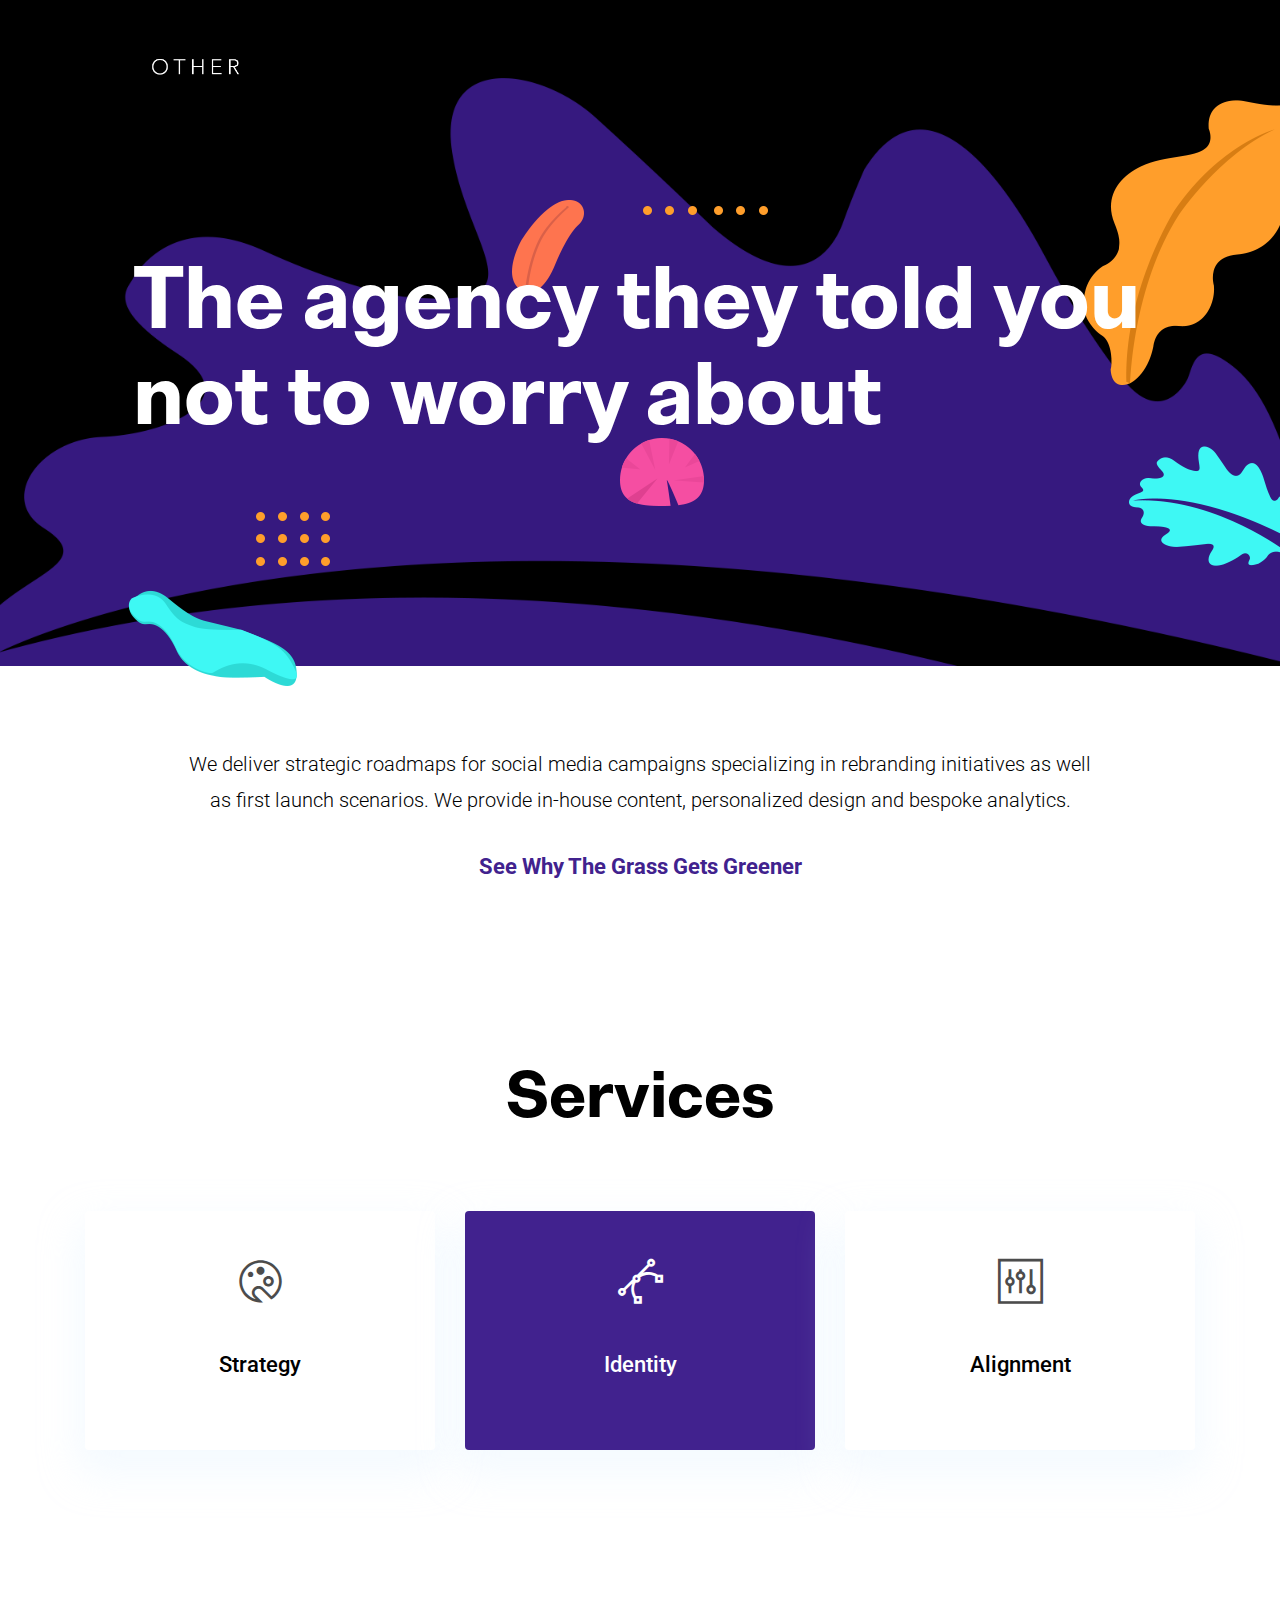
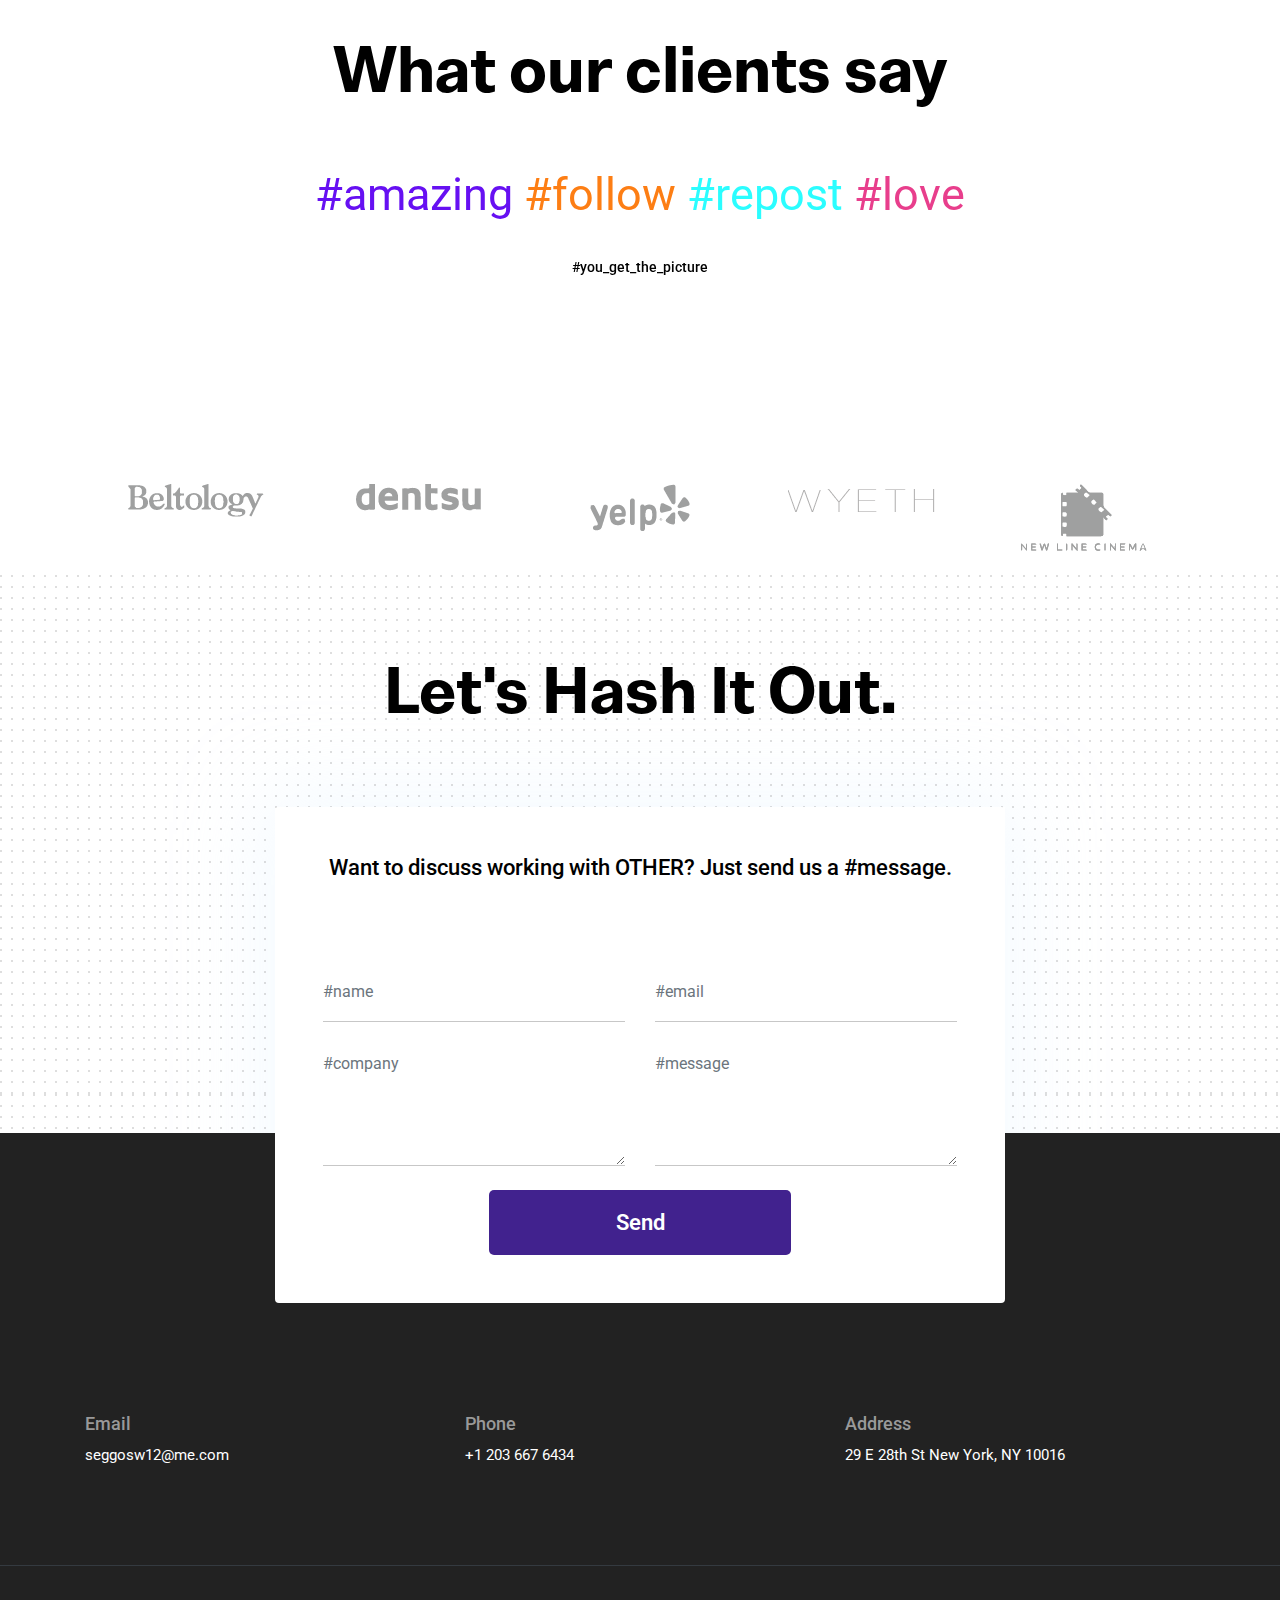
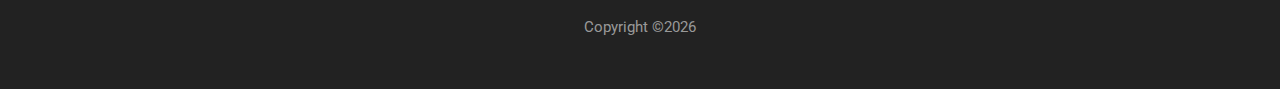
<file: index.html>
<!DOCTYPE html>
<html lang="en-us"><head>
  <meta charset="utf-8">
  <title>Other Agency</title>

  <!-- mobile responsive meta -->
  <meta name="viewport" content="width=device-width, initial-scale=1">
  <meta name="viewport" content="width=device-width, initial-scale=1, maximum-scale=1">
  <meta name="description" content="Envisioning your brand through the lens of tomorrow. ">
  <meta name="author" content="Will Seggos">
  <meta name="generator" content="Hugo 0.55.6" />

  <!-- plugins -->
  
  <link rel="stylesheet" href="plugins/bootstrap/bootstrap.min.css ">
  
  <link rel="stylesheet" href="plugins/slick/slick.css ">
  
  <link rel="stylesheet" href="plugins/themify-icons/themify-icons.css ">
  

  <!-- Main Stylesheet -->
  
  <link rel="stylesheet" href="/css/style.min.css" integrity="" media="screen">

  <!--Favicon-->
  <link rel="shortcut icon" href="images/favicon.png " type="image/x-icon">
  <link rel="icon" href="images/favicon.png " type="image/x-icon">

</head><body>
<!-- preloader start -->
<div class="preloader">
</div>
<!-- preloader end -->
<header class="navigation fixed-top">
  <nav class="navbar navbar-expand-lg navbar-dark">
    <a class="navbar-brand" href=""><img alt="Other" style=" width:100px;" src="/images/OtherLOGO.png" ></a>
    <button class="navbar-toggler" type="button" data-toggle="collapse" data-target="#navigation"
      aria-controls="navigation" aria-expanded="false" aria-label="Toggle navigation">
      <span class="navbar-toggler-icon"></span>
    </button>

    <div class="collapse navbar-collapse text-center" id="navigation">
      <ul class="navbar-nav ml-auto">
        <li class="nav-item active">
          <a class="nav-link" href=""></a>
        </li>
        
      </ul>
    </div>
  </nav>
</header>


  
  <section class="hero-area bg-primary" id="parallax">
    <div class="container">
      <div class="row">
        <div class="col-lg-11 mx-auto">
          <h1 class="text-white font-tertiary">The agency they told you not to worry about</h1>
        </div>
      </div>
    </div>
        <div class="layer-bg w-100">
      <img class="img-fluid w-100" src="/images/illustrations/leaf-bg.png" alt="bg-shape">
    </div>
    <div class="layer" id="l2">
      <img src="/images/illustrations/dots-cyan.png" alt="bg-shape">
    </div>
    <div class="layer" id="l3">
      <img src="/images/illustrations/leaf-orange.png" alt="bg-shape">
    </div>
    <div class="layer" id="l4">
      <img src="/images/illustrations/dots-orange.png" alt="bg-shape">
    </div>
    <div class="layer" id="l5">
      <img src="/images/illustrations/leaf-yellow.png" alt="bg-shape">
    </div>
    <div class="layer" id="l6">
      <img src="/images/illustrations/leaf-cyan.png" alt="bg-shape">
    </div>
    <div class="layer" id="l7">
      <img src="/images/illustrations/dots-group-orange.png" alt="bg-shape">
    </div>
    <div class="layer" id="l8">
      <img src="/images/illustrations/leaf-pink-round.png" alt="bg-shape">
    </div>
    <div class="layer" id="l9">
      <img src="/images/illustrations/leaf-cyan-2.png" alt="bg-shape">
    </div>
    
    <ul class="list-unstyled ml-5 mt-3 position-relative zindex-1">
      
    </ul>
    
  </section>
  

  
  
  <section class="section">
    <div class="container">
      <div class="row">
        <div class="col-lg-10 mx-auto text-center">
          
          <p class="font-secondary lead text-dark">We deliver strategic roadmaps for social media campaigns specializing in rebranding initiatives as well as first launch scenarios. We provide in-house content, personalized design and bespoke analytics.</p>
          
          <a href="" class="btn btn-transparent">See why the grass gets greener</a>
          
          
        </div>
      </div>
    </div>
  </section>
  
  


  

  

  


  
  
  <section class="section">
    <div class="container">
      <div class="row">
        <div class="col-12 text-center">
          <h2 class="section-title">Services</h2>
        </div>
        
        <div class="col-md-4 mb-4">
          <div class="card  hover-shadow shadow">
            <div class="card-body text-center px-4 py-5">
              <i class="ti-palette icon mb-5 d-inline-block"></i>
              <h4 class="mb-4">Strategy</h4>
              <p></p>
            </div>
          </div>
        </div>
        
        <div class="col-md-4 mb-4">
          <div class="card  active-bg-primary  hover-shadow shadow">
            <div class="card-body text-center px-4 py-5">
              <i class="ti-vector icon mb-5 d-inline-block"></i>
              <h4 class="mb-4">Identity</h4>
              <p></p>
            </div>
          </div>
        </div>
        
        <div class="col-md-4 mb-4">
          <div class="card  hover-shadow shadow">
            <div class="card-body text-center px-4 py-5">
              <i class="ti-panel icon mb-5 d-inline-block"></i>
              <h4 class="mb-4">Alignment</h4>
              <p></p>
            </div>
          </div>
        </div>
        
      </div>
    </div>
  </section>
  
  


  


  
  
  <section class="section position-relative testimonial-bg-shapes">
    <div class="container">
      <div class="row">
        <div class="col-12 text-center">
          <h2 class="section-title text-black mb-5">What our clients say</h2>
        </div>
        <div class="col-lg-10 mx-auto testimonial-slider">
          
          
          <div class="text-center testimonial-content">

            <p class="text-white values mb-4">
              <span style="color:#6610f2">#amazing</span>
              <span style="color:#fd7e14">#follow</span>
              <span style="color:#2bfdff">#repost</span>
              <span style="color:#e83e8c">#love</span>
              </p>
            <h4 class="text-black"></h4>
            <h6 class="text-black mb-4">#you_get_the_picture</h6>
          </div>
          
        </div>
      </div>
    </div>
    
  </section>
  
  


  
  
  <section class="section pb-0">
    <div class="container">
      <div class="client-logo-slider d-flex align-items-center">
  
  <a href="#" class="text-center d-block outline-0 p-4"><img class="d-unset img-fluid" src="images/clients-logo/Beltology-logo.png" alt="client-logo"></a>
  
  <a href="#" class="text-center d-block outline-0 p-4"><img class="d-unset img-fluid" src="images/clients-logo/dentsu-logo.png" alt="client-logo"></a>
  
  <a href="#" class="text-center d-block outline-0 p-4"><img class="d-unset img-fluid" src="images/clients-logo/yelp-logo.png" alt="client-logo"></a>
  
  <a href="#" class="text-center d-block outline-0 p-4"><img class="d-unset img-fluid" src="images/clients-logo/wyeth-logo.png" alt="client-logo"></a>
  
  <a href="#" class="text-center d-block outline-0 p-4"><img class="d-unset img-fluid" src="images/clients-logo/newline-logo.png" alt="client-logo"></a>
  
  <a href="#" class="text-center d-block outline-0 p-4"><img class="d-unset img-fluid" src="images/clients-logo/rc-logo.png" alt="client-logo"></a>
  
</div>
    </div>
  </section>
  
  

  




<section class="section section-on-footer" data-background="images/backgrounds/bg-dots.png">
  <div class="container">
    <div class="row">
      <div class="col-12 text-center">
        <h2 class="section-title">Let's Hash It Out.</h2>
      </div>
      <div class="col-lg-8 mx-auto">
        <div class="bg-white rounded text-center p-5 shadow-down">
          <h4 class="mb-80">Want to discuss working with OTHER? Just send us a #message.</h4>
          <form action="https://formspree.io/seggosw12@me.com" method="POST" class="row">
            <div class="col-md-6">
              <input type="text" id="name" name="name" placeholder="#name" class="form-control px-0 mb-4">
            </div>
            <div class="col-md-6">
              <input type="email" id="email" name="email" placeholder="#email" class="form-control px-0 mb-4">
            </div>
            <div class="col-6">
              <textarea name="message" id="message" class="form-control px-0 mb-4"
                placeholder="#company"></textarea>
            </div>
            <div class="col-6 right">
              <textarea name="company" id="company" class="form-control px-0 mb-4"
                placeholder="#message"></textarea>
            </div>
            <div class="col-lg-6 col-10 mx-auto">
              <button class="btn btn-primary w-100">send</button>
            </div>
          </form>
        </div>
      </div>
    </div>
  </div>
</section>




<footer class="bg-dark footer-section">
  <div class="section">
    <div class="container">
      <div class="row">
        <div class="col-md-4">
          <h5 class="text-light">Email</h5>
          <p class="text-white paragraph-lg font-secondary">seggosw12@me.com</p>
        </div>
        <div class="col-md-4">
          <h5 class="text-light">Phone</h5>
          <p class="text-white paragraph-lg font-secondary">&#43;1 203 667 6434</p>
        </div>
        <div class="col-md-4">
          <h5 class="text-light">Address</h5>
          <p class="text-white paragraph-lg font-secondary">29 E 28th St New York, NY 10016</p>
        </div>
      </div>
    </div>
  </div>
  <div class="border-top text-center border-dark py-5">
    <p class="mb-0 text-light">Copyright ©<script>
        var CurrentYear = new Date().getFullYear()
        document.write(CurrentYear)
      </script></p>
  </div>
</footer>


<!-- Google Map API -->
<script src=""></script>
<!-- JS Plugins -->

<script src="plugins/jQuery/jquery.min.js"></script>

<script src="plugins/bootstrap/bootstrap.min.js"></script>

<script src="plugins/slick/slick.min.js"></script>

<script src="plugins/shuffle/shuffle.min.js"></script>

<!-- Main Script -->

<script src="/js/script.min.js"></script>
<!-- google analitycs -->
<script>
  (function(i,s,o,g,r,a,m){i['GoogleAnalyticsObject']=r;i[r]=i[r]||function(){
  (i[r].q=i[r].q||[]).push(arguments)},i[r].l=1*new Date();a=s.createElement(o),
  m=s.getElementsByTagName(o)[0];a.async=1;a.src=g;m.parentNode.insertBefore(a,m)
  })(window,document,'script','//www.google-analytics.com/analytics.js','ga');
  ga('create', 'Your ID', 'auto');
  ga('send', 'pageview');
</script>
</body>
</html>
</file>
<file: plugins/themify-icons/themify-icons.css>
@font-face{font-family:themify;src:url(fonts/themify.eot?-fvbane);src:url(fonts/themify.eot?#iefix-fvbane) format('embedded-opentype'),url(fonts/themify.woff?-fvbane) format('woff'),url(fonts/themify.ttf?-fvbane) format('truetype'),url(fonts/themify.svg?-fvbane#themify) format('svg');font-weight:400;font-style:normal}[class*=" ti-"],[class^=ti-]{font-family:themify;speak:none;font-style:normal;font-weight:400;font-variant:normal;text-transform:none;line-height:1;-webkit-font-smoothing:antialiased;-moz-osx-font-smoothing:grayscale}.ti-wand:before{content:"\e600"}.ti-volume:before{content:"\e601"}.ti-user:before{content:"\e602"}.ti-unlock:before{content:"\e603"}.ti-unlink:before{content:"\e604"}.ti-trash:before{content:"\e605"}.ti-thought:before{content:"\e606"}.ti-target:before{content:"\e607"}.ti-tag:before{content:"\e608"}.ti-tablet:before{content:"\e609"}.ti-star:before{content:"\e60a"}.ti-spray:before{content:"\e60b"}.ti-signal:before{content:"\e60c"}.ti-shopping-cart:before{content:"\e60d"}.ti-shopping-cart-full:before{content:"\e60e"}.ti-settings:before{content:"\e60f"}.ti-search:before{content:"\e610"}.ti-zoom-in:before{content:"\e611"}.ti-zoom-out:before{content:"\e612"}.ti-cut:before{content:"\e613"}.ti-ruler:before{content:"\e614"}.ti-ruler-pencil:before{content:"\e615"}.ti-ruler-alt:before{content:"\e616"}.ti-bookmark:before{content:"\e617"}.ti-bookmark-alt:before{content:"\e618"}.ti-reload:before{content:"\e619"}.ti-plus:before{content:"\e61a"}.ti-pin:before{content:"\e61b"}.ti-pencil:before{content:"\e61c"}.ti-pencil-alt:before{content:"\e61d"}.ti-paint-roller:before{content:"\e61e"}.ti-paint-bucket:before{content:"\e61f"}.ti-na:before{content:"\e620"}.ti-mobile:before{content:"\e621"}.ti-minus:before{content:"\e622"}.ti-medall:before{content:"\e623"}.ti-medall-alt:before{content:"\e624"}.ti-marker:before{content:"\e625"}.ti-marker-alt:before{content:"\e626"}.ti-arrow-up:before{content:"\e627"}.ti-arrow-right:before{content:"\e628"}.ti-arrow-left:before{content:"\e629"}.ti-arrow-down:before{content:"\e62a"}.ti-lock:before{content:"\e62b"}.ti-location-arrow:before{content:"\e62c"}.ti-link:before{content:"\e62d"}.ti-layout:before{content:"\e62e"}.ti-layers:before{content:"\e62f"}.ti-layers-alt:before{content:"\e630"}.ti-key:before{content:"\e631"}.ti-import:before{content:"\e632"}.ti-image:before{content:"\e633"}.ti-heart:before{content:"\e634"}.ti-heart-broken:before{content:"\e635"}.ti-hand-stop:before{content:"\e636"}.ti-hand-open:before{content:"\e637"}.ti-hand-drag:before{content:"\e638"}.ti-folder:before{content:"\e639"}.ti-flag:before{content:"\e63a"}.ti-flag-alt:before{content:"\e63b"}.ti-flag-alt-2:before{content:"\e63c"}.ti-eye:before{content:"\e63d"}.ti-export:before{content:"\e63e"}.ti-exchange-vertical:before{content:"\e63f"}.ti-desktop:before{content:"\e640"}.ti-cup:before{content:"\e641"}.ti-crown:before{content:"\e642"}.ti-comments:before{content:"\e643"}.ti-comment:before{content:"\e644"}.ti-comment-alt:before{content:"\e645"}.ti-close:before{content:"\e646"}.ti-clip:before{content:"\e647"}.ti-angle-up:before{content:"\e648"}.ti-angle-right:before{content:"\e649"}.ti-angle-left:before{content:"\e64a"}.ti-angle-down:before{content:"\e64b"}.ti-check:before{content:"\e64c"}.ti-check-box:before{content:"\e64d"}.ti-camera:before{content:"\e64e"}.ti-announcement:before{content:"\e64f"}.ti-brush:before{content:"\e650"}.ti-briefcase:before{content:"\e651"}.ti-bolt:before{content:"\e652"}.ti-bolt-alt:before{content:"\e653"}.ti-blackboard:before{content:"\e654"}.ti-bag:before{content:"\e655"}.ti-move:before{content:"\e656"}.ti-arrows-vertical:before{content:"\e657"}.ti-arrows-horizontal:before{content:"\e658"}.ti-fullscreen:before{content:"\e659"}.ti-arrow-top-right:before{content:"\e65a"}.ti-arrow-top-left:before{content:"\e65b"}.ti-arrow-circle-up:before{content:"\e65c"}.ti-arrow-circle-right:before{content:"\e65d"}.ti-arrow-circle-left:before{content:"\e65e"}.ti-arrow-circle-down:before{content:"\e65f"}.ti-angle-double-up:before{content:"\e660"}.ti-angle-double-right:before{content:"\e661"}.ti-angle-double-left:before{content:"\e662"}.ti-angle-double-down:before{content:"\e663"}.ti-zip:before{content:"\e664"}.ti-world:before{content:"\e665"}.ti-wheelchair:before{content:"\e666"}.ti-view-list:before{content:"\e667"}.ti-view-list-alt:before{content:"\e668"}.ti-view-grid:before{content:"\e669"}.ti-uppercase:before{content:"\e66a"}.ti-upload:before{content:"\e66b"}.ti-underline:before{content:"\e66c"}.ti-truck:before{content:"\e66d"}.ti-timer:before{content:"\e66e"}.ti-ticket:before{content:"\e66f"}.ti-thumb-up:before{content:"\e670"}.ti-thumb-down:before{content:"\e671"}.ti-text:before{content:"\e672"}.ti-stats-up:before{content:"\e673"}.ti-stats-down:before{content:"\e674"}.ti-split-v:before{content:"\e675"}.ti-split-h:before{content:"\e676"}.ti-smallcap:before{content:"\e677"}.ti-shine:before{content:"\e678"}.ti-shift-right:before{content:"\e679"}.ti-shift-left:before{content:"\e67a"}.ti-shield:before{content:"\e67b"}.ti-notepad:before{content:"\e67c"}.ti-server:before{content:"\e67d"}.ti-quote-right:before{content:"\e67e"}.ti-quote-left:before{content:"\e67f"}.ti-pulse:before{content:"\e680"}.ti-printer:before{content:"\e681"}.ti-power-off:before{content:"\e682"}.ti-plug:before{content:"\e683"}.ti-pie-chart:before{content:"\e684"}.ti-paragraph:before{content:"\e685"}.ti-panel:before{content:"\e686"}.ti-package:before{content:"\e687"}.ti-music:before{content:"\e688"}.ti-music-alt:before{content:"\e689"}.ti-mouse:before{content:"\e68a"}.ti-mouse-alt:before{content:"\e68b"}.ti-money:before{content:"\e68c"}.ti-microphone:before{content:"\e68d"}.ti-menu:before{content:"\e68e"}.ti-menu-alt:before{content:"\e68f"}.ti-map:before{content:"\e690"}.ti-map-alt:before{content:"\e691"}.ti-loop:before{content:"\e692"}.ti-location-pin:before{content:"\e693"}.ti-list:before{content:"\e694"}.ti-light-bulb:before{content:"\e695"}.ti-Italic:before{content:"\e696"}.ti-info:before{content:"\e697"}.ti-infinite:before{content:"\e698"}.ti-id-badge:before{content:"\e699"}.ti-hummer:before{content:"\e69a"}.ti-home:before{content:"\e69b"}.ti-help:before{content:"\e69c"}.ti-headphone:before{content:"\e69d"}.ti-harddrives:before{content:"\e69e"}.ti-harddrive:before{content:"\e69f"}.ti-gift:before{content:"\e6a0"}.ti-game:before{content:"\e6a1"}.ti-filter:before{content:"\e6a2"}.ti-files:before{content:"\e6a3"}.ti-file:before{content:"\e6a4"}.ti-eraser:before{content:"\e6a5"}.ti-envelope:before{content:"\e6a6"}.ti-download:before{content:"\e6a7"}.ti-direction:before{content:"\e6a8"}.ti-direction-alt:before{content:"\e6a9"}.ti-dashboard:before{content:"\e6aa"}.ti-control-stop:before{content:"\e6ab"}.ti-control-shuffle:before{content:"\e6ac"}.ti-control-play:before{content:"\e6ad"}.ti-control-pause:before{content:"\e6ae"}.ti-control-forward:before{content:"\e6af"}.ti-control-backward:before{content:"\e6b0"}.ti-cloud:before{content:"\e6b1"}.ti-cloud-up:before{content:"\e6b2"}.ti-cloud-down:before{content:"\e6b3"}.ti-clipboard:before{content:"\e6b4"}.ti-car:before{content:"\e6b5"}.ti-calendar:before{content:"\e6b6"}.ti-book:before{content:"\e6b7"}.ti-bell:before{content:"\e6b8"}.ti-basketball:before{content:"\e6b9"}.ti-bar-chart:before{content:"\e6ba"}.ti-bar-chart-alt:before{content:"\e6bb"}.ti-back-right:before{content:"\e6bc"}.ti-back-left:before{content:"\e6bd"}.ti-arrows-corner:before{content:"\e6be"}.ti-archive:before{content:"\e6bf"}.ti-anchor:before{content:"\e6c0"}.ti-align-right:before{content:"\e6c1"}.ti-align-left:before{content:"\e6c2"}.ti-align-justify:before{content:"\e6c3"}.ti-align-center:before{content:"\e6c4"}.ti-alert:before{content:"\e6c5"}.ti-alarm-clock:before{content:"\e6c6"}.ti-agenda:before{content:"\e6c7"}.ti-write:before{content:"\e6c8"}.ti-window:before{content:"\e6c9"}.ti-widgetized:before{content:"\e6ca"}.ti-widget:before{content:"\e6cb"}.ti-widget-alt:before{content:"\e6cc"}.ti-wallet:before{content:"\e6cd"}.ti-video-clapper:before{content:"\e6ce"}.ti-video-camera:before{content:"\e6cf"}.ti-vector:before{content:"\e6d0"}.ti-themify-logo:before{content:"\e6d1"}.ti-themify-favicon:before{content:"\e6d2"}.ti-themify-favicon-alt:before{content:"\e6d3"}.ti-support:before{content:"\e6d4"}.ti-stamp:before{content:"\e6d5"}.ti-split-v-alt:before{content:"\e6d6"}.ti-slice:before{content:"\e6d7"}.ti-shortcode:before{content:"\e6d8"}.ti-shift-right-alt:before{content:"\e6d9"}.ti-shift-left-alt:before{content:"\e6da"}.ti-ruler-alt-2:before{content:"\e6db"}.ti-receipt:before{content:"\e6dc"}.ti-pin2:before{content:"\e6dd"}.ti-pin-alt:before{content:"\e6de"}.ti-pencil-alt2:before{content:"\e6df"}.ti-palette:before{content:"\e6e0"}.ti-more:before{content:"\e6e1"}.ti-more-alt:before{content:"\e6e2"}.ti-microphone-alt:before{content:"\e6e3"}.ti-magnet:before{content:"\e6e4"}.ti-line-double:before{content:"\e6e5"}.ti-line-dotted:before{content:"\e6e6"}.ti-line-dashed:before{content:"\e6e7"}.ti-layout-width-full:before{content:"\e6e8"}.ti-layout-width-default:before{content:"\e6e9"}.ti-layout-width-default-alt:before{content:"\e6ea"}.ti-layout-tab:before{content:"\e6eb"}.ti-layout-tab-window:before{content:"\e6ec"}.ti-layout-tab-v:before{content:"\e6ed"}.ti-layout-tab-min:before{content:"\e6ee"}.ti-layout-slider:before{content:"\e6ef"}.ti-layout-slider-alt:before{content:"\e6f0"}.ti-layout-sidebar-right:before{content:"\e6f1"}.ti-layout-sidebar-none:before{content:"\e6f2"}.ti-layout-sidebar-left:before{content:"\e6f3"}.ti-layout-placeholder:before{content:"\e6f4"}.ti-layout-menu:before{content:"\e6f5"}.ti-layout-menu-v:before{content:"\e6f6"}.ti-layout-menu-separated:before{content:"\e6f7"}.ti-layout-menu-full:before{content:"\e6f8"}.ti-layout-media-right-alt:before{content:"\e6f9"}.ti-layout-media-right:before{content:"\e6fa"}.ti-layout-media-overlay:before{content:"\e6fb"}.ti-layout-media-overlay-alt:before{content:"\e6fc"}.ti-layout-media-overlay-alt-2:before{content:"\e6fd"}.ti-layout-media-left-alt:before{content:"\e6fe"}.ti-layout-media-left:before{content:"\e6ff"}.ti-layout-media-center-alt:before{content:"\e700"}.ti-layout-media-center:before{content:"\e701"}.ti-layout-list-thumb:before{content:"\e702"}.ti-layout-list-thumb-alt:before{content:"\e703"}.ti-layout-list-post:before{content:"\e704"}.ti-layout-list-large-image:before{content:"\e705"}.ti-layout-line-solid:before{content:"\e706"}.ti-layout-grid4:before{content:"\e707"}.ti-layout-grid3:before{content:"\e708"}.ti-layout-grid2:before{content:"\e709"}.ti-layout-grid2-thumb:before{content:"\e70a"}.ti-layout-cta-right:before{content:"\e70b"}.ti-layout-cta-left:before{content:"\e70c"}.ti-layout-cta-center:before{content:"\e70d"}.ti-layout-cta-btn-right:before{content:"\e70e"}.ti-layout-cta-btn-left:before{content:"\e70f"}.ti-layout-column4:before{content:"\e710"}.ti-layout-column3:before{content:"\e711"}.ti-layout-column2:before{content:"\e712"}.ti-layout-accordion-separated:before{content:"\e713"}.ti-layout-accordion-merged:before{content:"\e714"}.ti-layout-accordion-list:before{content:"\e715"}.ti-ink-pen:before{content:"\e716"}.ti-info-alt:before{content:"\e717"}.ti-help-alt:before{content:"\e718"}.ti-headphone-alt:before{content:"\e719"}.ti-hand-point-up:before{content:"\e71a"}.ti-hand-point-right:before{content:"\e71b"}.ti-hand-point-left:before{content:"\e71c"}.ti-hand-point-down:before{content:"\e71d"}.ti-gallery:before{content:"\e71e"}.ti-face-smile:before{content:"\e71f"}.ti-face-sad:before{content:"\e720"}.ti-credit-card:before{content:"\e721"}.ti-control-skip-forward:before{content:"\e722"}.ti-control-skip-backward:before{content:"\e723"}.ti-control-record:before{content:"\e724"}.ti-control-eject:before{content:"\e725"}.ti-comments-smiley:before{content:"\e726"}.ti-brush-alt:before{content:"\e727"}.ti-youtube:before{content:"\e728"}.ti-vimeo:before{content:"\e729"}.ti-twitter:before{content:"\e72a"}.ti-time:before{content:"\e72b"}.ti-tumblr:before{content:"\e72c"}.ti-skype:before{content:"\e72d"}.ti-share:before{content:"\e72e"}.ti-share-alt:before{content:"\e72f"}.ti-rocket:before{content:"\e730"}.ti-pinterest:before{content:"\e731"}.ti-new-window:before{content:"\e732"}.ti-microsoft:before{content:"\e733"}.ti-list-ol:before{content:"\e734"}.ti-linkedin:before{content:"\e735"}.ti-layout-sidebar-2:before{content:"\e736"}.ti-layout-grid4-alt:before{content:"\e737"}.ti-layout-grid3-alt:before{content:"\e738"}.ti-layout-grid2-alt:before{content:"\e739"}.ti-layout-column4-alt:before{content:"\e73a"}.ti-layout-column3-alt:before{content:"\e73b"}.ti-layout-column2-alt:before{content:"\e73c"}.ti-instagram:before{content:"\e73d"}.ti-google:before{content:"\e73e"}.ti-github:before{content:"\e73f"}.ti-flickr:before{content:"\e740"}.ti-facebook:before{content:"\e741"}.ti-dropbox:before{content:"\e742"}.ti-dribbble:before{content:"\e743"}.ti-apple:before{content:"\e744"}.ti-android:before{content:"\e745"}.ti-save:before{content:"\e746"}.ti-save-alt:before{content:"\e747"}.ti-yahoo:before{content:"\e748"}.ti-wordpress:before{content:"\e749"}.ti-vimeo-alt:before{content:"\e74a"}.ti-twitter-alt:before{content:"\e74b"}.ti-tumblr-alt:before{content:"\e74c"}.ti-trello:before{content:"\e74d"}.ti-stack-overflow:before{content:"\e74e"}.ti-soundcloud:before{content:"\e74f"}.ti-sharethis:before{content:"\e750"}.ti-sharethis-alt:before{content:"\e751"}.ti-reddit:before{content:"\e752"}.ti-pinterest-alt:before{content:"\e753"}.ti-microsoft-alt:before{content:"\e754"}.ti-linux:before{content:"\e755"}.ti-jsfiddle:before{content:"\e756"}.ti-joomla:before{content:"\e757"}.ti-html5:before{content:"\e758"}.ti-flickr-alt:before{content:"\e759"}.ti-email:before{content:"\e75a"}.ti-drupal:before{content:"\e75b"}.ti-dropbox-alt:before{content:"\e75c"}.ti-css3:before{content:"\e75d"}.ti-rss:before{content:"\e75e"}.ti-rss-alt:before{content:"\e75f"}
</file>
<file: css/style.min.css>
/*!------------------------------------------------------------------
[MAIN STYLESHEET]
PROJECT: Project Name
VERSION: Versoin Number
-------------------------------------------------------------------*/@import "https://fonts.googleapis.com/css?family=Playfair+Display:400,700|Roboto:300,400,500,700";@font-face{font-family:bwnistaint-xbd;src:url(../fonts/BwNistaInt-xBd.woff) format("woff");font-style:normal;font-display:swap}body{line-height:1.2;font-family:roboto,sans-serif;-webkit-font-smoothing:antialiased;font-size:15px;color:#4c4c4c}p{font-weight:400;color:#4c4c4c;font-size:15px;line-height:1.8;font-family:roboto,sans-serif}h1,h2,h3,h4,h5,h6{color:#000;font-family:roboto,sans-serif;line-height:1.2}h1,.h1{font-size:80px}@media(max-width:991px){h1,.h1{font-size:65px}}h2,.h2{font-size:60px}@media(max-width:991px){h2,.h2{font-size:50px}}h3,.h3{font-size:40px}h4,.h4{font-size:22px}h5,.h5{font-size:18px}h6,.h6{font-size:14px}.btn{font-size:22px;font-family:roboto,sans-serif;text-transform:capitalize;padding:16px 44px;border-radius:5px;font-weight:600;border:0;position:relative;z-index:1;transition:.2s ease}.btn:focus{outline:0;box-shadow:none!important}.btn:active{box-shadow:none}.btn-sm{font-size:15px;padding:10px 30px}.btn-xs{padding:5px 10px;font-size:15px}.btn-primary{background:#41228e;color:#fff}.btn-primary:active{background:#542cb7!important}.btn-primary:hover{background:#542cb7}.btn-primary.focus,.btn-primary.active{background:#542cb7!important;box-shadow:none!important}.btn-transparent{background:transparent;color:#41228e;font-weight:700}.btn-transparent:active,.btn-transparent:hover{color:#41228e}body{background-color:#fff;overflow-x:hidden}::selection{background:#542cb7;color:#fff}.preloader{position:fixed;top:0;left:0;right:0;bottom:0;background-color:#fff;z-index:999;display:flex;align-items:center;justify-content:center}ol,ul{list-style-type:none;margin:0}img{vertical-align:middle;border:0}a,a:hover,a:focus{text-decoration:none}a,button,select{cursor:pointer;transition:.2s ease}a:focus,button:focus,select:focus{outline:0}a.text-dark:hover{color:#41228e!important}a:hover{color:#41228e}.slick-slide{outline:0}.section{padding-top:80px;padding-bottom:80px}.section-title{margin-bottom:80px;font-family:bwnistaint-xbd}.bg-cover{background-size:cover;background-position:50%;background-repeat:no-repeat}.overlay{position:relative}.overlay::before{position:absolute;content:'';height:100%;width:100%;top:0;left:0;background:#000;opacity:.5}.outline-0{outline:0!important}.d-unset{display:unset!important}.bg-primary{background:#000!important}.bg-gray{background:#eaeaea!important}.text-primary{color:#41228e!important}.text-color{color:#4c4c4c}.text-dark{color:#000!important}.text-light{color:#999!important}.mb-10{margin-bottom:10px!important}.mb-20{margin-bottom:20px!important}.mb-30{margin-bottom:30px!important}.mb-40{margin-bottom:40px!important}.mb-50{margin-bottom:50px!important}.mb-60{margin-bottom:60px!important}.mb-70{margin-bottom:70px!important}.mb-80{margin-bottom:80px!important}.mb-90{margin-bottom:90px!important}.mb-100{margin-bottom:100px!important}.zindex-1{z-index:1}.rounded-lg{border-radius:15px}.overflow-hidden{overflow:hidden}.font-secondary{font-family:roboto,sans-serif!important}.font-tertiary{font-family:bwnistaint-xbd!important}.shadow{box-shadow:0 18px 39.1px 6.9px rgba(224,241,255,.34)!important}.bg-dark{background-color:#222!important}.icon{font-size:45px}.icon-bg{height:100px;width:100px;line-height:100px;text-align:center}.icon-light{color:#c8d5ef}.slick-dots{text-align:center;padding-left:0;display:none!important}.slick-dots li{display:inline-block;margin:2px}.slick-dots li.slick-active button{background:#fff;width:25px}.slick-dots li button{height:6px;width:12px;background:rgba(255,255,255,.5);color:transparent;border-radius:10px;overflow:hidden;transition:.2s ease;border:0}.form-control{border:0;border-radius:0;border-bottom:1px solid #c7c7c7;height:60px}.form-control:focus{border-color:#41228e;outline:0;box-shadow:none!important}textarea.form-control{height:120px}.card{border:0}.card-header{border:0}.card-footer{border:0}.navigation{padding:40px 130px;transition:.3s ease}.navigation.nav-bg{background-color:#41228e;padding:15px 100px}@media(max-width:991px){.navigation.nav-bg{padding:15px 20px}}@media(max-width:991px){.navigation{padding:20px;background:#41228e}}.navbar .nav-item .nav-link{font-family:bwnistaint-xbd;text-transform:uppercase;padding:15px}.navbar .nav-item.active{font-weight:700}.navbar-dark .navbar-nav .nav-link{color:#fff}.hero-area{padding:250px 0 200px;position:relative}@media(max-width:767px){.hero-area{padding:200px 0 150px;overflow:hidden}}.hero-area h1{position:relative;z-index:2}.layer{position:absolute;z-index:1}#l1{bottom:0;left:0}#l2{top:190px;left:-250px}#l3{top:200px;left:40%}#l4{top:200px;right:40%}#l5{top:100px;right:-150px}#l6{bottom:-20px;left:10%}#l7{bottom:100px;left:20%}#l8{bottom:160px;right:45%}#l9{bottom:100px;right:-10px}.layer-bg{position:absolute;bottom:0;left:0}.progress-wrapper{height:130px;overflow:hidden}.wave{position:absolute;width:100%;height:100%}.wave::before,.wave::after{content:"";position:absolute;width:800px;height:800px;bottom:0;left:50%;background-color:rgba(255,255,255,.4);border-radius:45%;transform:translateX(-50%) rotate(0);animation:rotate 6s linear infinite;z-index:10}.wave::after{border-radius:47%;background-color:rgba(255,255,255,.9);transform:translateX(-50%) rotate(0);animation:rotate 10s linear -5s infinite;z-index:20}@keyframes rotate{50%{transform:translateX(-50%) rotate(180deg)}100%{transform:translateX(-50%) rotate(360deg)}}.edu-bg-image{position:absolute;left:0;top:-300px;z-index:-1}.hover-bg-primary{transition:.3s ease}.hover-bg-primary:hover{background:#41228e}.hover-bg-primary:hover *{color:#fff}.active-bg-primary{transition:.3s ease;background:#41228e}.active-bg-primary *{color:#fff}.hover-shadow{transition:.2s ease}.hover-shadow:hover{box-shadow:0 18px 40px 8px rgba(224,241,255,.54)!important}.hover-wrapper{overflow:hidden}.hover-wrapper img{transition:.3s ease;transform:scale(1.1)}.hover-wrapper:hover img{transform:scale(1)}.hover-wrapper:hover .hover-overlay{opacity:1;visibility:visible}.hover-overlay{position:absolute;height:100%;width:100%;border-radius:inherit;top:0;left:0;background:rgba(0,0,0,.3);opacity:0;visibility:hidden;transition:.3s ease}.hover-content{position:absolute;top:50%;transform:translateY(-50%);left:0;right:0;text-align:center}.testimonial-content strong{color:#2bfdff;font-weight:400}.testimonial-bg-shapes .container{position:relative;z-index:1}.testimonial-bg-shapes .bg-map{position:absolute;left:50%;top:50%;transform:translate(-50%,-50%)}.testimonial-bg-shapes .bg-shape-1{position:absolute;left:100px;top:-50px}.testimonial-bg-shapes .bg-shape-2{position:absolute;right:150px;top:50px}.testimonial-bg-shapes .bg-shape-3{position:absolute;right:50px;top:200px}.testimonial-bg-shapes .bg-shape-4{position:absolute;left:100px;bottom:200px}.testimonial-bg-shapes .bg-shape-5{position:absolute;right:200px;bottom:-50px}.footer-section{padding-top:200px}.section-on-footer{margin-bottom:-250px}.shadow-down{position:relative}.shadow-down::before{position:absolute;content:"";box-shadow:0 0 80.75px 14.25px rgba(224,241,255,.34);height:100%;width:100%;left:0;top:0;z-index:-1}.card-lg{flex-direction:row-reverse;align-items:center}@media(max-width:991px){.card-lg{flex-direction:column}}blockquote{display:inline-block;padding:10px 20px;background:#eaeaea;border-left:2px solid #41228e;font-style:italic;font-size:22px}.content *{margin-bottom:20px}.content strong{font-family:playfair display,serif;font-size:22px;font-weight:400;color:#000;display:inherit;line-height:1.5}.page-title-alt{padding:350px 0 70px}.border-thick{border:10px solid}.drag-lg-top{margin-top:-230px}@media(max-width:991px){.drag-lg-top{margin-top:0}}.page-title-alt .container{position:relative;z-index:1}.page-title-alt .bg-shape-1{position:absolute;left:0;top:0;height:100%}.page-title-alt .bg-shape-2{position:absolute;left:70px;top:100px}.page-title-alt .bg-shape-3{position:absolute;left:30%;top:50px;transform:rotate(180deg)}.page-title-alt .bg-shape-4{position:absolute;left:100px;bottom:100px}.page-title-alt .bg-shape-5{position:absolute;left:40%;bottom:-25px}.page-title-alt .bg-shape-6{position:absolute;bottom:100px;right:-100px}.page-title{padding:250px 0 150px}.page-title .container{position:relative;z-index:1}.page-title .bg-shape-1{position:absolute;left:0;bottom:0;width:100%}.page-title .bg-shape-2{position:absolute;left:-20px;top:-10px}.page-title .bg-shape-3{position:absolute;left:10%;top:100px}.page-title .bg-shape-4{position:absolute;left:50%;top:-20px}.page-title .bg-shape-5{position:absolute;left:90px;bottom:-50px;transform:rotate(180deg)}.page-title .bg-shape-6{position:absolute;right:20%;bottom:-20px}.page-title .bg-shape-7{position:absolute;right:-220px;bottom:-100px}.filter-controls li{cursor:pointer}.filter-controls li.active{font-weight:700}.values{font-size:3em}.navbar-toggler{display:none!important}
</file>
